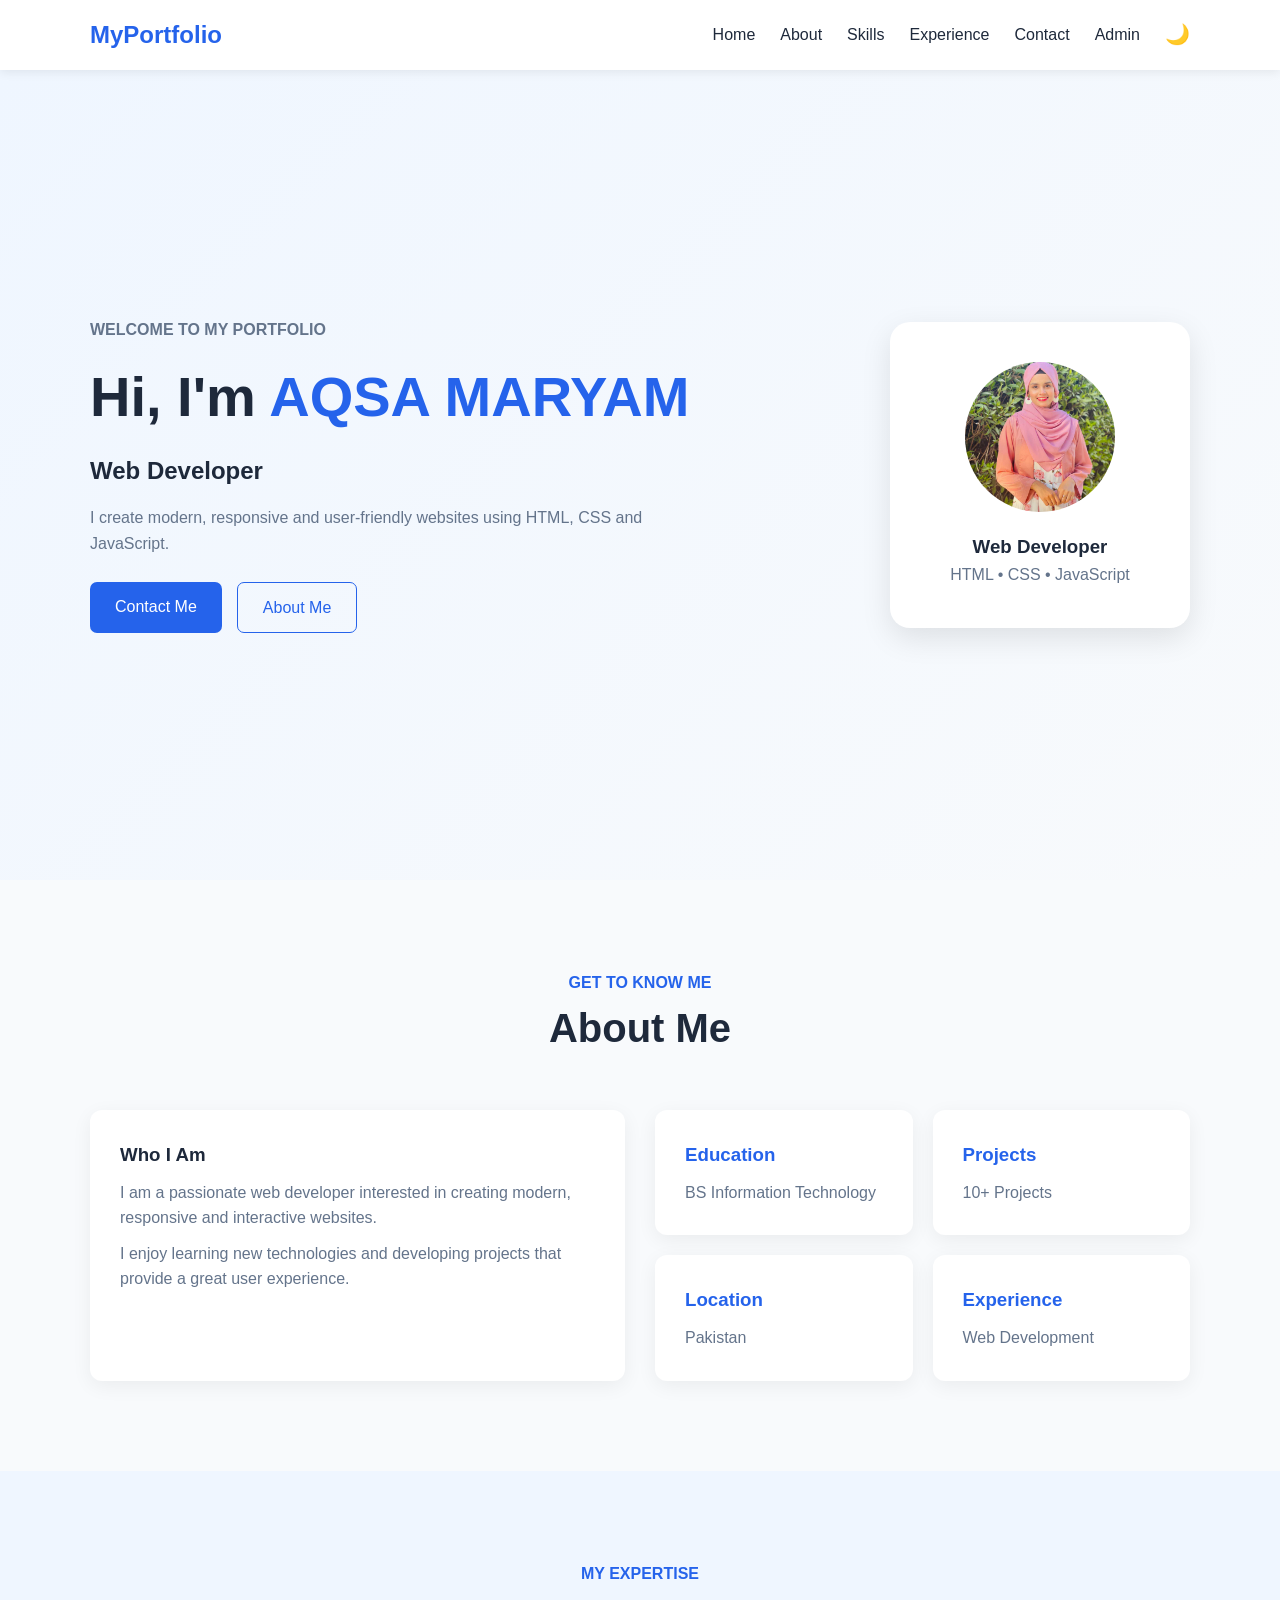
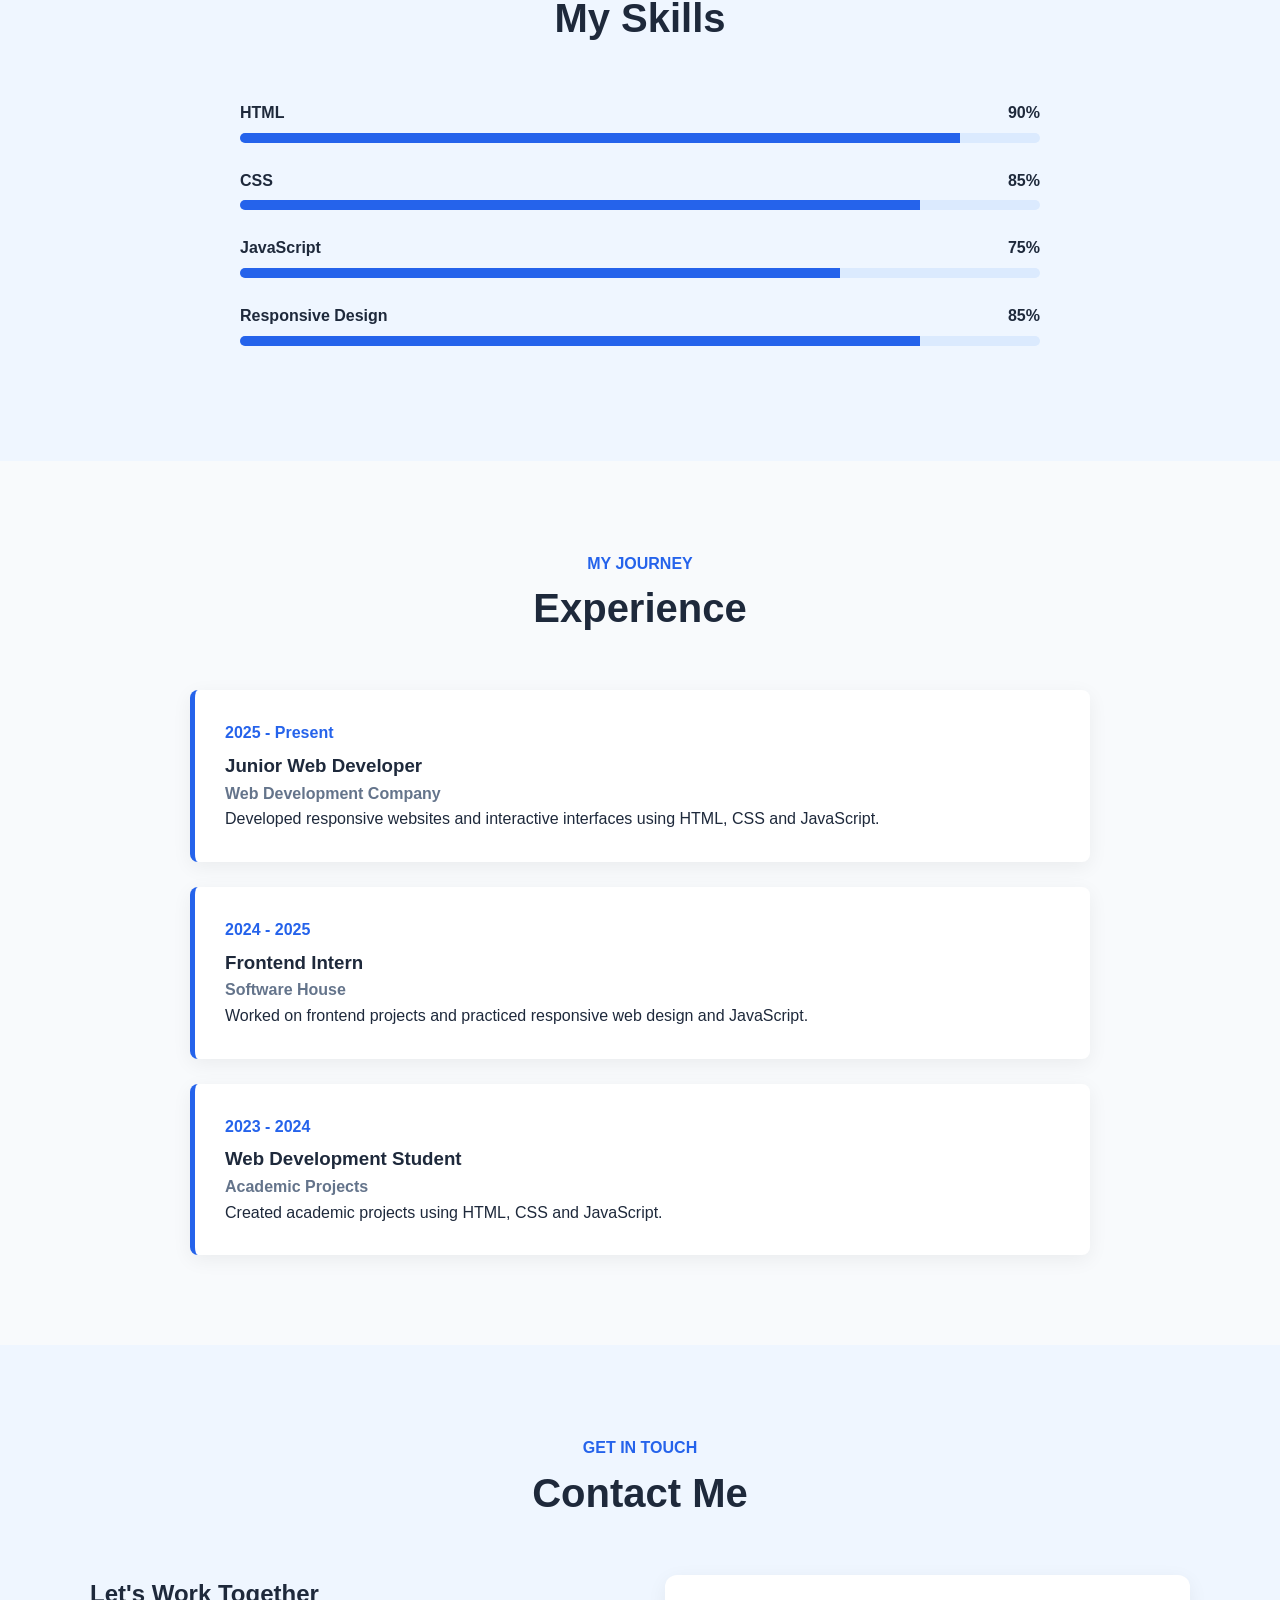
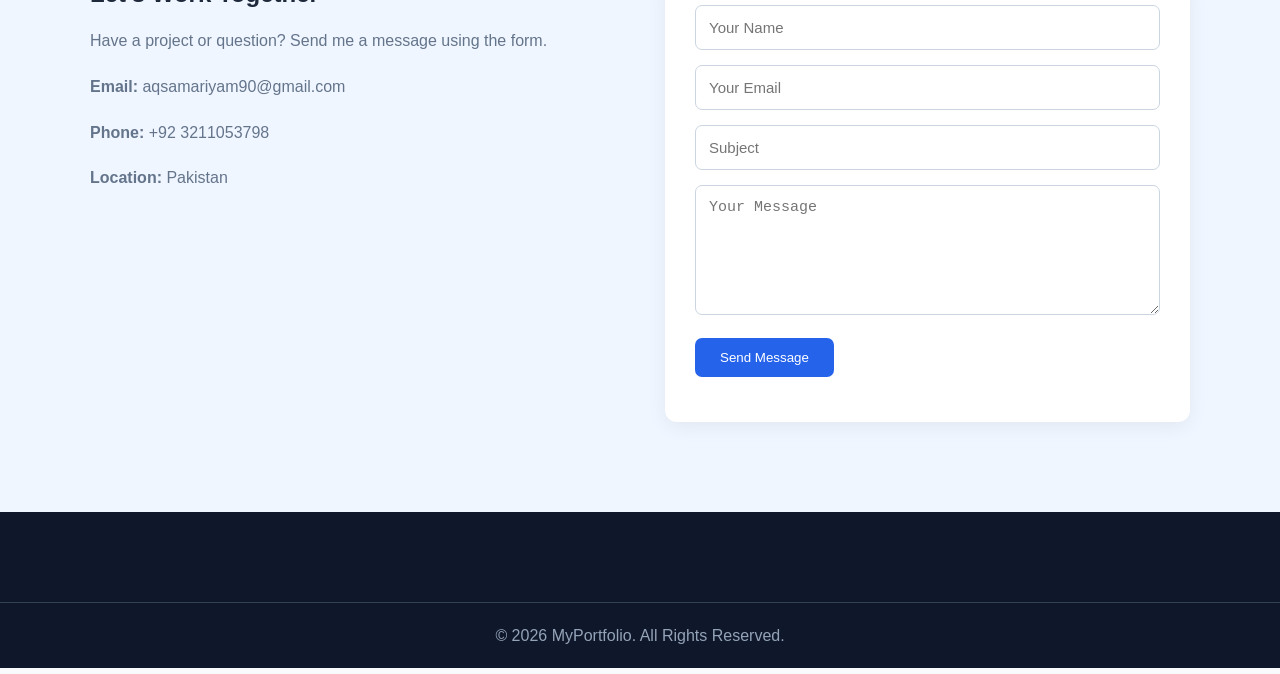
<file: index.html>
<!DOCTYPE html>
<html lang="en">
<head>
    <meta charset="UTF-8">
    <meta name="viewport" content="width=device-width, initial-scale=1.0">
    <title>Portfolio</title>
    <link rel="stylesheet" href="style.css">
</head>
<body>
<header>
    <nav class="navbar">

        <h2 class="logo">MyPortfolio</h2>

        <button id="menuBtn" class="menu-btn">☰</button>

        <ul id="navLinks">
            <li><a href="#home">Home</a></li>
            <li><a href="#about">About</a></li>
            <li><a href="#skills">Skills</a></li>
            <li><a href="#experience">Experience</a></li>
            <li><a href="#contact">Contact</a></li>
            <li><a href="admin.html">Admin</a></li>
            <li>
                <button id="themeBtn">🌙</button>
            </li>
        </ul>

    </nav>
</header>


<main>


<section id="home" class="hero">

    <div class="hero-content">

        <div>
            <p class="small-title">WELCOME TO MY PORTFOLIO</p>

            <h1>
                Hi, I'm <span>AQSA MARYAM</span>
            </h1>

            <h2>Web Developer</h2>

            <p>
                I create modern, responsive and user-friendly
                websites using HTML, CSS and JavaScript.
            </p>

            <div class="buttons">
                <a href="#contact" class="btn">Contact Me</a>
                <a href="#about" class="btn outline">About Me</a>
            </div>
        </div>

        <div class="profile">
            <div class="profile-circle">
    <img src="pic.jpeg" alt="Profile Picture">
</div>
            <h3>Web Developer</h3>
            <p>HTML • CSS • JavaScript</p> 
        </div>

    </div>

</section>



<section id="about" class="section">

    <div class="section-title">
        <p>GET TO KNOW ME</p>
        <h2>About Me</h2>
    </div>

    <div class="about-container">

        <div class="card">

            <h3>Who I Am</h3>

            <p>
                I am a passionate web developer interested in
                creating modern, responsive and interactive websites.
            </p>

            <p>
                I enjoy learning new technologies and developing
                projects that provide a great user experience.
            </p>

        </div>

        <div class="about-info">

            <div class="card">
                <h3>Education</h3>
                <p>BS Information Technology</p>
            </div>

            <div class="card">
                <h3>Projects</h3>
                <p>10+ Projects</p>
            </div>

            <div class="card">
                <h3>Location</h3>
                <p>Pakistan</p>
            </div>

            <div class="card">
                <h3>Experience</h3>
                <p>Web Development</p>
            </div>

        </div>

    </div>

</section>

<section id="skills" class="section blue-section">

    <div class="section-title">
        <p>MY EXPERTISE</p>
        <h2>My Skills</h2>
    </div>

    <div class="skills">

        <div class="skill">

            <div>
                <span>HTML</span>
                <span>90%</span>
            </div>

            <div class="skill-bar">
                <div class="progress html"></div>
            </div>

        </div>


        <div class="skill">

            <div>
                <span>CSS</span>
                <span>85%</span>
            </div>

            <div class="skill-bar">
                <div class="progress css"></div>
            </div>

        </div>


        <div class="skill">

            <div>
                <span>JavaScript</span>
                <span>75%</span>
            </div>

            <div class="skill-bar">
                <div class="progress js"></div>
            </div>

        </div>


        <div class="skill">

            <div>
                <span>Responsive Design</span>
                <span>85%</span>
            </div>

            <div class="skill-bar">
                <div class="progress responsive"></div>
            </div>

        </div>

    </div>

</section>


<section id="experience" class="section">

    <div class="section-title">
        <p>MY JOURNEY</p>
        <h2>Experience</h2>
    </div>

    <div class="experience">

        <div class="experience-card">

            <span>2025 - Present</span>

            <h3>Junior Web Developer</h3>

            <h4>Web Development Company</h4>

            <p>
                Developed responsive websites and interactive
                interfaces using HTML, CSS and JavaScript.
            </p>

        </div>


        <div class="experience-card">

            <span>2024 - 2025</span>

            <h3>Frontend Intern</h3>

            <h4>Software House</h4>

            <p>
                Worked on frontend projects and practiced
                responsive web design and JavaScript.
            </p>

        </div>


        <div class="experience-card">

            <span>2023 - 2024</span>

            <h3>Web Development Student</h3>

            <h4>Academic Projects</h4>

            <p>
                Created academic projects using HTML, CSS
                and JavaScript.
            </p>

        </div>

    </div>

</section>


<section id="contact" class="section blue-section">

    <div class="section-title">
        <p>GET IN TOUCH</p>
        <h2>Contact Me</h2>
    </div>

    <div class="contact-container">

        <div class="contact-info">

            <h2>Let's Work Together</h2>

            <p>
                Have a project or question?
                Send me a message using the form.
            </p>

            <p><strong>Email:</strong> aqsamariyam90@gmail.com</p>

            <p><strong>Phone:</strong> +92 3211053798 </p>

            <p><strong>Location:</strong> Pakistan</p>

        </div>


        <form id="contactForm">

            <input
                type="text"
                id="name"
                placeholder="Your Name"
                required
            >

            <input
                type="email"
                id="email"
                placeholder="Your Email"
                required
            >

            <input
                type="text"
                id="subject"
                placeholder="Subject"
                required
            >

            <textarea
                id="message"
                placeholder="Your Message"
                rows="6"
                required
            ></textarea>

            <button type="submit" class="btn">
                Send Message
            </button>

            <p id="formMessage"></p>

        </form>

    </div>

</section>


<footer>

    <div class="copyright">
        © 2026 MyPortfolio. All Rights Reserved.
    </div>

</footer>


<script src="script.js"></script>

</body>
</html>
</file>
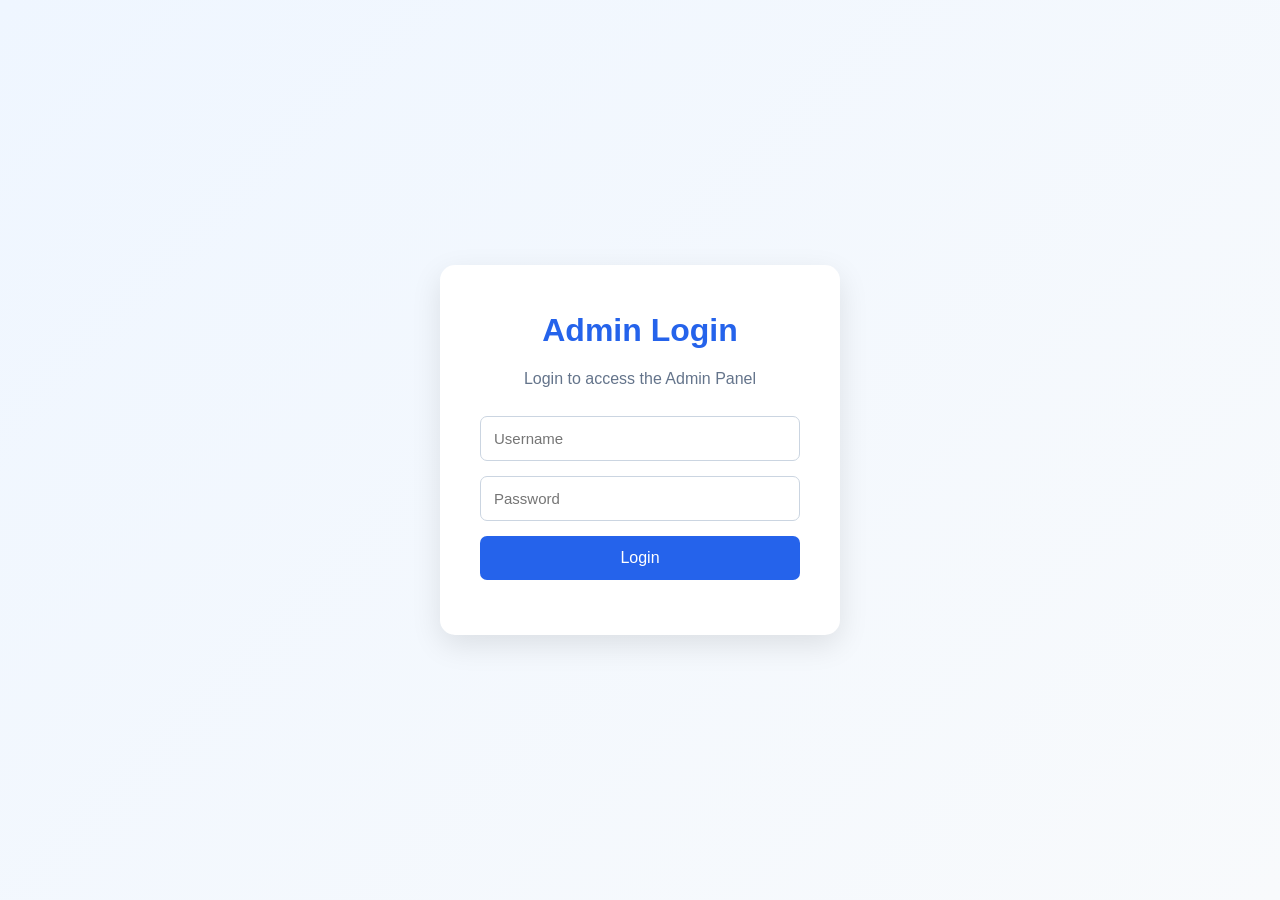
<file: admin.html>
<!DOCTYPE html>
<html lang="en">

<head>
    <meta charset="UTF-8">
    <meta name="viewport" content="width=device-width, initial-scale=1.0">

    <title>Admin Panel</title>

    <link rel="stylesheet" href="style.css">
</head>

<body>


    <div id="loginPage" class="login-page">

        <div class="login-box">

            <h1>Admin Login</h1>

            <p>Login to access the Admin Panel</p>

            <form id="loginForm">

                <input
                    type="text"
                    id="username"
                    placeholder="Username"
                    required
                >

                <input
                    type="password"
                    id="password"
                    placeholder="Password"
                    required
                >

                <button type="submit">
                    Login
                </button>

                <p id="loginMessage"></p>

            </form>

        </div>

    </div>


    <div id="adminPage" class="admin-container">

        <div class="admin-header">

            <h1>Admin Panel</h1>

            <div>
                <a href="index.html" class="back-btn">
                    Back to Portfolio
                </a>

                <button id="logoutBtn">
                    Logout
                </button>
            </div>

        </div>


        <div class="admin-stats">

            <div class="stat-card">

                <h3>Total Messages</h3>

                <p id="totalMessages">0</p>

            </div>


            <div class="stat-card">

                <h3>Storage Status</h3>

                <p>Active</p>

            </div>

        </div>


        <div class="messages-section">

            <div class="section-header">

                <div>
                    <h2>Contact Messages</h2>
                    <p>Messages saved in localStorage</p>
                </div>

                <button id="clearMessages">
                    Clear All
                </button>

            </div>


            <div class="table-container">

                <table>

                    <thead>

                        <tr>
                            <th>Name</th>
                            <th>Email</th>
                            <th>Subject</th>
                            <th>Message</th>
                            <th>Date</th>
                            <th>Action</th>
                        </tr>

                    </thead>

                    <tbody id="messageTable"></tbody>

                </table>

            </div>


            <p id="emptyMessage">
                No messages found.
            </p>

        </div>

    </div>


    <script src="script.js"></script>

</body>
</html>
</file>
<file: style.css>
* {
    margin: 0;
    padding: 0;
    box-sizing: border-box;
}

html {
    scroll-behavior: smooth;
}

body {
    font-family: Arial, sans-serif;
    background: #f8fafc;
    color: #1e293b;
    line-height: 1.6;
}

a {
    text-decoration: none;
    color: inherit;
}

button {
    cursor: pointer;
}

header {
    position: sticky;
    top: 0;
    z-index: 1000;
    background: white;
    box-shadow: 0 2px 10px rgba(0, 0, 0, 0.08);
}

.navbar {
    width: 90%;
    max-width: 1100px;
    margin: auto;
    min-height: 70px;
    display: flex;
    justify-content: space-between;
    align-items: center;
}

.logo {
    color: #2563eb;
}

#navLinks {
    display: flex;
    align-items: center;
    gap: 25px;
    list-style: none;
}

#navLinks a {
    font-weight: 500;
}

#navLinks a:hover {
    color: #2563eb;
}

#themeBtn {
    border: none;
    background: transparent;
    font-size: 20px;
}

.menu-btn {
    display: none;
    border: none;
    background: transparent;
    font-size: 25px;
}


/* Hero */

.hero {
    min-height: 90vh;
    display: flex;
    align-items: center;
    background: linear-gradient(135deg, #eff6ff, #f8fafc);
}

.hero-content {
    width: 90%;
    max-width: 1100px;
    margin: auto;
    display: flex;
    justify-content: space-between;
    align-items: center;
    gap: 50px;
}

.small-title,
.section-title p {
    color: #2563eb;
    font-weight: bold;
}

.hero h1 {
    font-size: 3.5rem;
    margin: 10px 0;
}

.hero h1 span {
    color: #2563eb;
}

.hero h2 {
    margin-bottom: 15px;
}

.hero p {
    color: #64748b;
    max-width: 600px;
}

.buttons {
    margin-top: 25px;
    display: flex;
    gap: 15px;
}

.btn {
    display: inline-block;
    border: none;
    background: #2563eb;
    color: white;
    padding: 12px 25px;
    border-radius: 7px;
    transition: 0.3s;
}

.btn:hover {
    background: #1d4ed8;
    transform: translateY(-2px);
}

.outline {
    background: transparent;
    color: #2563eb;
    border: 1px solid #2563eb;
}

.outline:hover {
    color: white;
}

.profile {
    width: 300px;
    background: white;
    padding: 40px;
    border-radius: 20px;
    text-align: center;
    box-shadow: 0 10px 30px rgba(0, 0, 0, 0.1);
}

.profile-circle {
    width: 150px;
    height: 150px;
    margin: auto auto 20px;
    border-radius: 50%;
    background: #2563eb;
    color: white;
    display: flex;
    align-items: center;
    justify-content: center;
    font-size: 45px;
    font-weight: bold;
}


/* Sections */

.section {
    padding: 90px 5%;
}

.section-title {
    text-align: center;
    margin-bottom: 50px;
}

.section-title h2 {
    font-size: 2.5rem;
}


/* About */

.about-container {
    max-width: 1100px;
    margin: auto;
    display: grid;
    grid-template-columns: 1fr 1fr;
    gap: 30px;
}

.card {
    background: white;
    padding: 30px;
    border-radius: 12px;
    box-shadow: 0 5px 20px rgba(0, 0, 0, 0.06);
}

.card p {
    color: #64748b;
    margin-top: 10px;
}

.about-info {
    display: grid;
    grid-template-columns: 1fr 1fr;
    gap: 20px;
}

.about-info .card h3 {
    color: #2563eb;
}
.profile-circle {
    width: 150px;
    height: 150px;
    border-radius: 50%;
    overflow: hidden;
}

.profile-circle img {
    width: 100%;
    height: 100%;
    object-fit: cover;
}

/* Skills */

.blue-section {
    background: #eff6ff;
}

.skills {
    max-width: 800px;
    margin: auto;
}

.skill {
    margin-bottom: 25px;
}

.skill > div:first-child {
    display: flex;
    justify-content: space-between;
    margin-bottom: 7px;
    font-weight: bold;
}

.skill-bar {
    height: 10px;
    background: #dbeafe;
    border-radius: 20px;
    overflow: hidden;
}

.progress {
    height: 100%;
    background: #2563eb;
}

.html {
    width: 90%;
}

.css {
    width: 85%;
}

.js {
    width: 75%;
}

.responsive {
    width: 85%;
}


.experience {
    max-width: 900px;
    margin: auto;
    display: grid;
    gap: 25px;
}

.experience-card {
    background: white;
    padding: 30px;
    border-left: 5px solid #2563eb;
    border-radius: 8px;
    box-shadow: 0 5px 20px rgba(0, 0, 0, 0.06);
}

.experience-card span {
    color: #2563eb;
    font-weight: bold;
}

.experience-card h3 {
    margin-top: 5px;
}

.experience-card h4 {
    color: #64748b;
}


/* Contact */

.contact-container {
    max-width: 1100px;
    margin: auto;
    display: grid;
    grid-template-columns: 1fr 1fr;
    gap: 50px;
}

.contact-info h2 {
    margin-bottom: 15px;
}

.contact-info p {
    color: #64748b;
    margin-bottom: 20px;
}

#contactForm {
    background: white;
    padding: 30px;
    border-radius: 12px;
    box-shadow: 0 5px 20px rgba(0, 0, 0, 0.06);
}

#contactForm input,
#contactForm textarea {
    width: 100%;
    margin-bottom: 15px;
    padding: 13px;
    border: 1px solid #cbd5e1;
    border-radius: 7px;
    outline: none;
    font-size: 15px;
}

#contactForm input:focus,
#contactForm textarea:focus {
    border-color: #2563eb;
}

#formMessage {
    margin-top: 15px;
    font-weight: bold;
}


/* Admin */

.admin-section {
    background: #f1f5f9;
}

.dashboard {
    max-width: 1100px;
    margin: auto auto 30px;
    display: grid;
    grid-template-columns: repeat(3, 1fr);
    gap: 20px;
}

.dashboard-card {
    background: white;
    padding: 25px;
    border-radius: 12px;
    box-shadow: 0 5px 20px rgba(0, 0, 0, 0.06);
}

.dashboard-card h3 {
    color: #64748b;
}

.dashboard-card h2 {
    margin-top: 8px;
    color: #2563eb;
}

.message-box {
    max-width: 1100px;
    margin: auto;
    background: white;
    padding: 25px;
    border-radius: 12px;
    box-shadow: 0 5px 20px rgba(0, 0, 0, 0.06);
}

.message-header {
    display: flex;
    justify-content: space-between;
    align-items: center;
    margin-bottom: 25px;
}

.message-header p {
    color: #64748b;
}

.delete-all {
    border: none;
    background: #ef4444;
    color: white;
    padding: 10px 18px;
    border-radius: 7px;
}

.table-container {
    overflow-x: auto;
}

table {
    width: 100%;
    min-width: 800px;
    border-collapse: collapse;
}

th,
td {
    padding: 13px;
    text-align: left;
    border-bottom: 1px solid #e2e8f0;
}

th {
    background: #f8fafc;
}

.delete-btn {
    border: none;
    background: #ef4444;
    color: white;
    padding: 7px 12px;
    border-radius: 5px;
}

.empty {
    text-align: center;
    padding: 30px;
    color: #64748b;
    display: none;
}


footer {
    background: #0f172a;
    color: white;
    padding-top: 50px;
}

.footer-content {
    width: 90%;
    max-width: 1100px;
    margin: auto;
    display: flex;
    justify-content: space-between;
    gap: 30px;
}

.footer-content p {
    color: #94a3b8;
}

.footer-links {
    display: flex;
    gap: 20px;
    flex-wrap: wrap;
}

.footer-links a:hover {
    color: #60a5fa;
}

.copyright {
    margin-top: 40px;
    padding: 20px;
    text-align: center;
    border-top: 1px solid #334155;
    color: #94a3b8;
}


body.dark {
    background: #0f172a;
    color: #f8fafc;
}

body.dark header,
body.dark .profile,
body.dark .card,
body.dark .experience-card,
body.dark #contactForm,
body.dark .dashboard-card,
body.dark .message-box {
    background: #1e293b;
}

body.dark .hero {
    background: #0f172a;
}

body.dark .blue-section,
body.dark .admin-section {
    background: #111827;
}

body.dark .hero p,
body.dark .card p,
body.dark .contact-info p,
body.dark .message-header p,
body.dark .dashboard-card h3 {
    color: #cbd5e1;
}

body.dark th {
    background: #334155;
}

body.dark th,
body.dark td {
    border-color: #475569;
}


/* Responsive */

@media (max-width: 768px) {

    .menu-btn {
        display: block;
    }

    #navLinks {
        position: absolute;
        top: 70px;
        left: 0;
        width: 100%;
        background: white;
        display: none;
        flex-direction: column;
        padding: 20px;
    }

    #navLinks.active {
        display: flex;
    }

    body.dark #navLinks {
        background: #1e293b;
    }

    .hero-content {
        flex-direction: column;
        text-align: center;
        padding: 70px 0;
    }

    .hero h1 {
        font-size: 2.5rem;
    }

    .buttons {
        justify-content: center;
    }

    .about-container,
    .contact-container {
        grid-template-columns: 1fr;
    }

    .dashboard {
        grid-template-columns: 1fr;
    }

    .footer-content {
        flex-direction: column;
    }
}

@media (max-width: 480px) {

    .section {
        padding: 60px 5%;
    }

    .hero h1 {
        font-size: 2rem;
    }

    .profile {
        width: 100%;
    }

    .about-info {
        grid-template-columns: 1fr;
    }

    .message-header {
        flex-direction: column;
        align-items: flex-start;
        gap: 15px;
    }

    .section-title h2 {
        font-size: 2rem;
    }
}
/* Separate Admin Page */

.admin-container {
    width: 90%;
    max-width: 1200px;
    margin: 50px auto;
}

.admin-header {
    display: flex;
    justify-content: space-between;
    align-items: center;
    margin-bottom: 35px;
}

.admin-header h1 {
    color: #2563eb;
}

.admin-header button,
.back-btn {
    border: none;
    background: #2563eb;
    color: white;
    padding: 10px 18px;
    border-radius: 7px;
    cursor: pointer;
    text-decoration: none;
    margin-left: 10px;
}

.admin-header button:hover,
.back-btn:hover {
    background: #1d4ed8;
}

.admin-stats {
    display: grid;
    grid-template-columns: repeat(2, 1fr);
    gap: 25px;
    margin-bottom: 30px;
}

.stat-card {
    background: white;
    padding: 30px;
    border-radius: 12px;
    box-shadow: 0 5px 20px rgba(0, 0, 0, 0.06);
}

.stat-card h3 {
    color: #64748b;
    margin-bottom: 10px;
}

.stat-card p {
    font-size: 30px;
    font-weight: bold;
    color: #2563eb;
}

.messages-section {
    background: white;
    padding: 30px;
    border-radius: 12px;
    box-shadow: 0 5px 20px rgba(0, 0, 0, 0.06);
}

.section-header {
    display: flex;
    justify-content: space-between;
    align-items: center;
    margin-bottom: 25px;
}

.section-header h2 {
    margin-bottom: 5px;
}

.section-header p {
    color: #64748b;
}

#clearMessages {
    border: none;
    background: #ef4444;
    color: white;
    padding: 10px 18px;
    border-radius: 7px;
    cursor: pointer;
}

#clearMessages:hover {
    background: #dc2626;
}

.messages-section table {
    width: 100%;
    min-width: 800px;
    border-collapse: collapse;
}

.messages-section th,
.messages-section td {
    padding: 13px;
    text-align: left;
    border-bottom: 1px solid #e2e8f0;
}

.messages-section th {
    background: #f8fafc;
}

.delete-btn {
    border: none;
    background: #ef4444;
    color: white;
    padding: 7px 12px;
    border-radius: 5px;
    cursor: pointer;
}

.delete-btn:hover {
    background: #dc2626;
}

#emptyMessage {
    text-align: center;
    padding: 30px;
    color: #64748b;
    display: none;
}


/* Admin Dark Mode */

body.dark .stat-card,
body.dark .messages-section {
    background: #1e293b;
}

body.dark .section-header p,
body.dark .stat-card h3,
body.dark #emptyMessage {
    color: #cbd5e1;
}

body.dark .messages-section th {
    background: #334155;
}

body.dark .messages-section th,
body.dark .messages-section td {
    border-color: #475569;
}


/* Admin Responsive */

@media (max-width: 768px) {

    .admin-header {
        flex-direction: column;
        align-items: flex-start;
        gap: 20px;
    }

    .admin-header button,
    .back-btn {
        margin-left: 0;
        margin-right: 8px;
    }

    .admin-stats {
        grid-template-columns: 1fr;
    }

    .section-header {
        flex-direction: column;
        align-items: flex-start;
        gap: 15px;
    }

}
/* Admin Login */

.login-page {
    min-height: 100vh;
    display: flex;
    align-items: center;
    justify-content: center;
    background: linear-gradient(135deg, #eff6ff, #f8fafc);
    padding: 20px;
}

.login-box {
    width: 100%;
    max-width: 400px;
    background: white;
    padding: 40px;
    border-radius: 15px;
    box-shadow: 0 10px 30px rgba(0, 0, 0, 0.1);
    text-align: center;
}

.login-box h1 {
    color: #2563eb;
    margin-bottom: 10px;
}

.login-box > p {
    color: #64748b;
    margin-bottom: 25px;
}

#loginForm input {
    width: 100%;
    padding: 13px;
    margin-bottom: 15px;
    border: 1px solid #cbd5e1;
    border-radius: 7px;
    outline: none;
    font-size: 15px;
}

#loginForm input:focus {
    border-color: #2563eb;
}

#loginForm button {
    width: 100%;
    border: none;
    background: #2563eb;
    color: white;
    padding: 13px;
    border-radius: 7px;
    font-size: 16px;
    cursor: pointer;
}

#loginForm button:hover {
    background: #1d4ed8;
}

#loginMessage {
    margin-top: 15px;
    font-weight: bold;
}


/* Hide Admin Panel */

#adminPage {
    display: none;
}


/* Admin Login Dark Mode */

body.dark .login-page {
    background: #0f172a;
}

body.dark .login-box {
    background: #1e293b;
}

body.dark .login-box > p {
    color: #cbd5e1;
}

body.dark #loginForm input {
    background: #334155;
    color: white;
    border-color: #475569;
}
</file>
